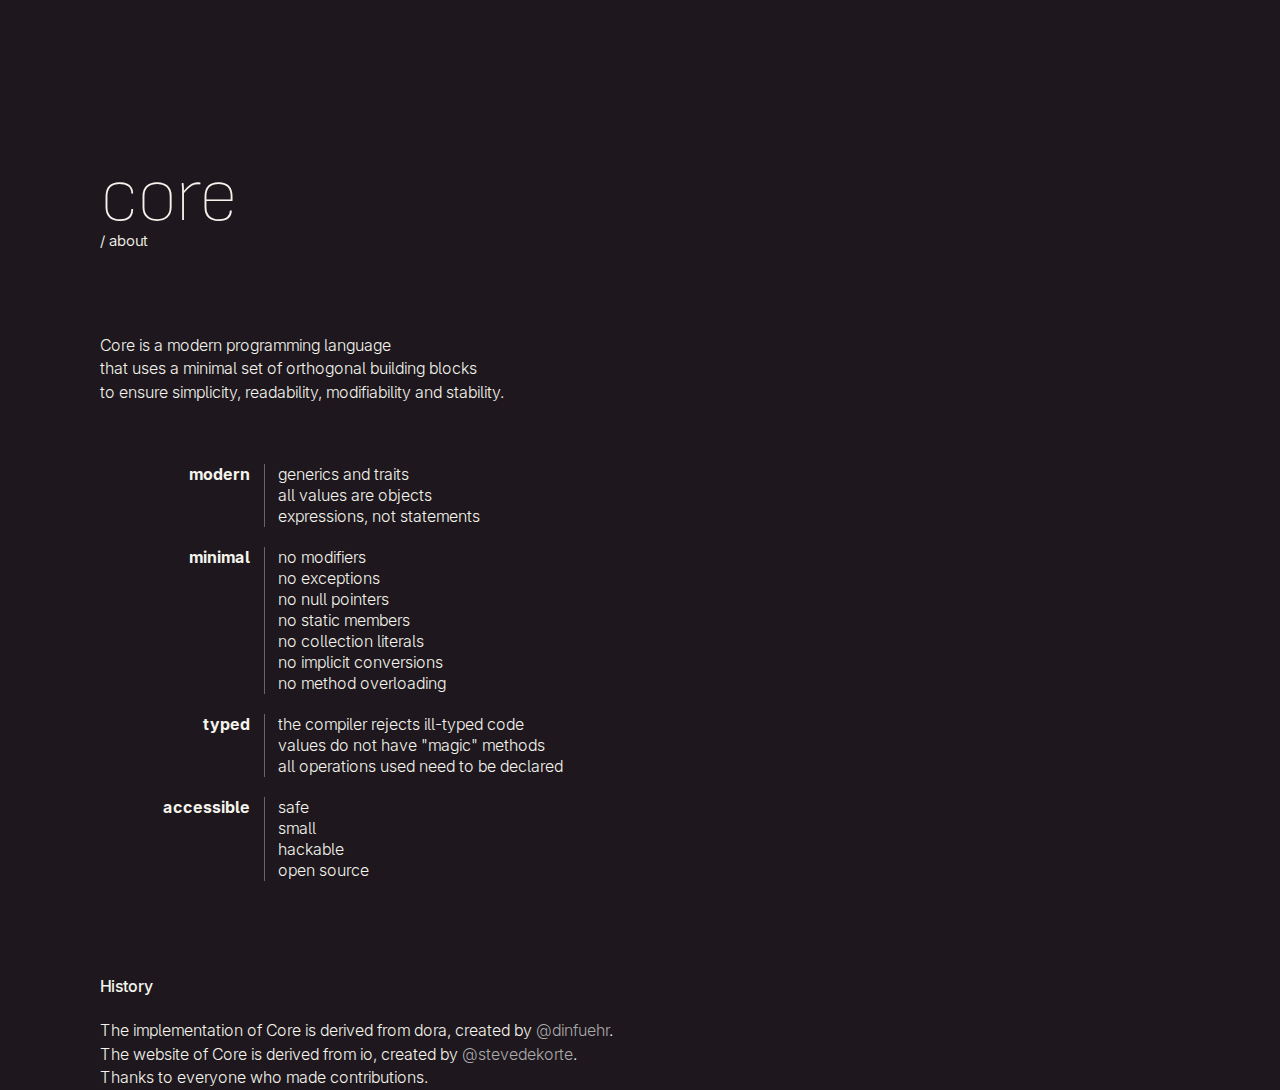
<file: about.html>
<!doctype html>
<html>
<head>
  <meta charset="utf-8" name="viewport" content="width=device-width, initial-scale=1.0, user-scalable=0, minimum-scale=1.0, maximum-scale=1.0">
  <title>Core Programming Language – About</title>
  <link rel="stylesheet" href="css/base.css">
</head>
<body>
<div class="container leftSpace">
  <header>
    <div class="pageHeader">
      <div class="topSpace"></div>
      <div class="pageTitle"><a href=".">Core</a></div>
      <div class="pageSubtitle"> / about </div>
    </div>
  </header>
  <main>
    <div class="description">
      Core is a modern programming language <br>
      that uses a minimal set of orthogonal building blocks <br>
      to ensure simplicity, readability, modifiability and stability.
    </div>
    <div class="items">
      <div class="chunk">
        <div class="chunkLeft">
          modern
        </div>
        <div class="chunkRight">
          generics and traits <br>
          all values are objects <br>
          expressions, not statements
        </div>
      </div>

      <div class="chunk">
        <div class="chunkLeft">
          minimal
        </div>
        <div class="chunkRight">
          no modifiers <br>
          no exceptions <br>
          no null pointers <br>
          no static members <br>
          no collection literals <br>
          no implicit conversions <br>
          no method overloading
        </div>
      </div>


      <div class="chunk">
        <div class="chunkLeft">
          typed
        </div>
        <div class="chunkRight">
          the compiler rejects ill-typed code<br>
          values do not have "magic" methods<br>
          all operations used need to be declared
        </div>
      </div>

      <div class="chunk">
        <div class="chunkLeft">
          accessible
        </div>
        <div class="chunkRight">
          safe<br>
          small<br>
          hackable<br>
          open source
        </div>
      </div>
    </div>
    <br><br>
    <h4>History</h4>
    <div class="description">
      The implementation of Core is derived from dora, created by <a href="https://github.com/dinfuehr">@dinfuehr</a>.<br>
      The website of Core is derived from io, created by <a href="https://github.com/stevedekorte">@stevedekorte</a>.<br>
      Thanks to everyone who made contributions.
    </div>
  </main>
</div>
</body>
</html>
</file>
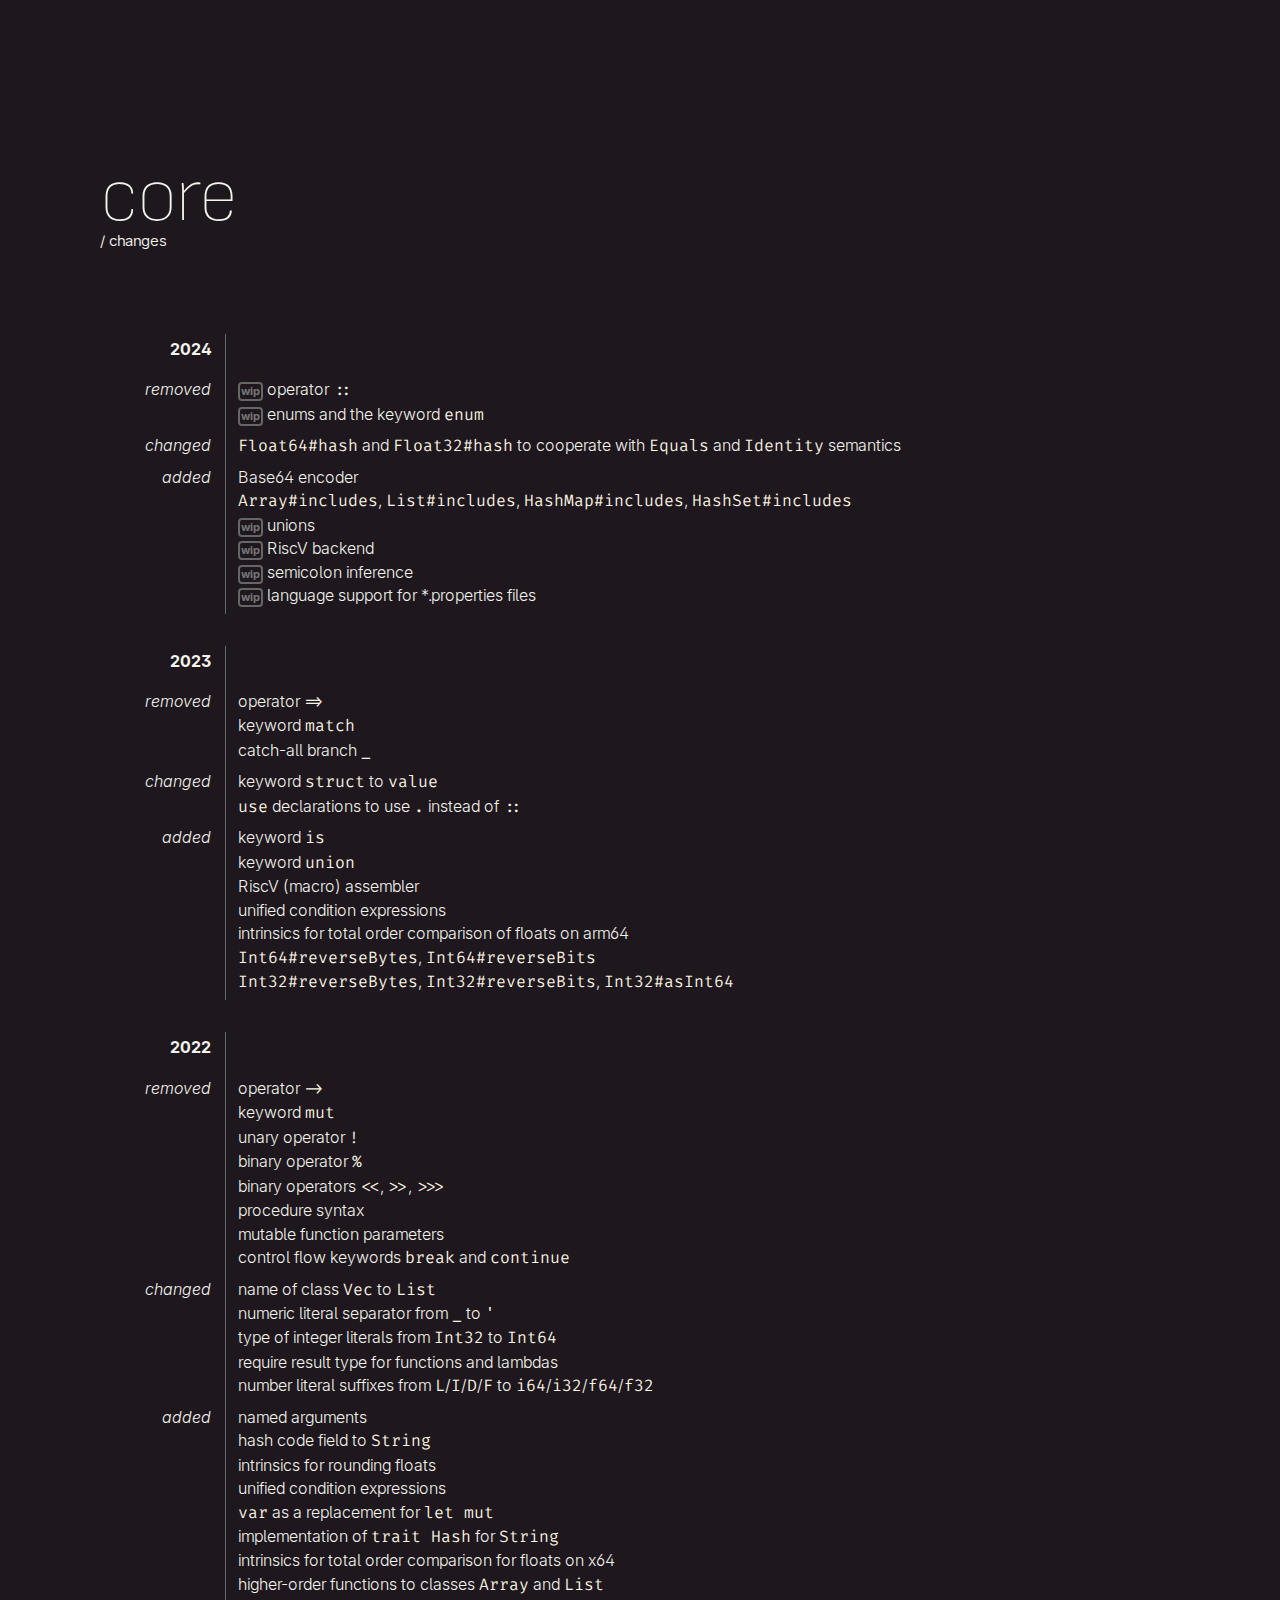
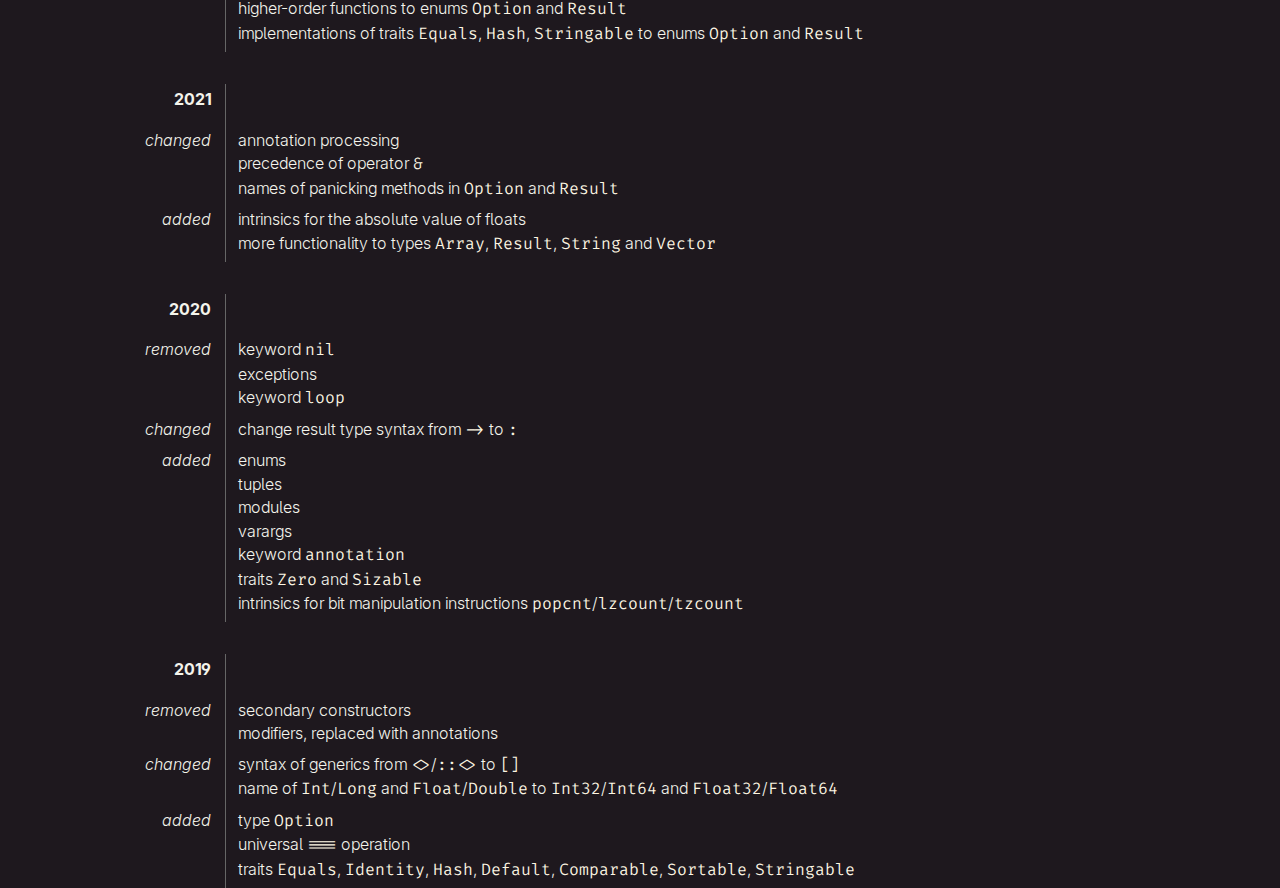
<file: changes.html>
<!doctype html>
<html lang="en">
<head>
  <meta charset="utf-8" name="viewport" content="width=device-width, initial-scale=1.0, user-scalable=0, minimum-scale=1.0, maximum-scale=1.0">
  <title>Core Programming Language – Changes</title>
  <link rel="stylesheet" href="css/base.css">
</head>
<body>
<div class="container leftSpace">
  <header>
    <div class="pageHeader">
      <div class="topSpace"></div>
      <div class="pageTitle"><a href=".">Core</a></div>
      <div class="pageSubtitle"> / changes </div>
    </div>
  </header>
  <main id="changes">
    <table>
      <tr>
        <th>2024</th><th></th>
      </tr>
      <tr>
        <td>removed</td>
        <td>
          <span class="label">wip</span> operator <code>::</code><br>
          <span class="label">wip</span> enums and the keyword <code>enum</code><br>
        </td>
      </tr>
      <tr>
        <td>changed</td>
        <td>
          <code>Float64#hash</code> and <code>Float32#hash</code> to cooperate with <code>Equals</code> and <code>Identity</code> semantics<br>
        </td>
      </tr>
      <tr>
        <td>added</td>
        <td>
          Base64 encoder<br>
          <code>Array#includes</code>, <code>List#includes</code>, <code>HashMap#includes</code>, <code>HashSet#includes</code><br>
          <span class="label">wip</span> unions<br>
          <span class="label">wip</span> RiscV backend<br>
          <span class="label">wip</span> semicolon inference<br>
          <span class="label">wip</span> language support for *.properties files<br>
        </td>
      </tr>
    </table>
    <table>
      <tr>
        <th>2023</th><th></th>
      </tr>
      <tr>
        <td>removed</td>
        <td>
          operator <code>=></code><br>
          keyword <code>match</code><br>
          catch-all branch <code>_</code><br>
        </td>
      </tr>
      <tr>
        <td>changed</td>
        <td>
          keyword <code>struct</code> to <code>value</code><br>
          <code>use</code> declarations to use <code>.</code> instead of <code>::</code>
        </td>
      </tr>
      <tr>
        <td>added</td>
        <td>
          keyword <code>is</code><br>
          keyword <code>union</code><br>
          RiscV (macro) assembler<br>
          unified condition expressions<br>
          intrinsics for total order comparison of floats on arm64<br>
          <code>Int64#reverseBytes</code>, <code>Int64#reverseBits</code><br>
          <code>Int32#reverseBytes</code>, <code>Int32#reverseBits</code>, <code>Int32#asInt64</code><br>
        </td>
      </tr>
    </table>
    <table>
      <tr>
        <th>2022</th><th></th>
      </tr>
      <tr>
        <td>removed</td>
        <td>
          operator <code>-></code><br>
          keyword <code>mut</code><br>
          unary operator <code>!</code><br>
          binary operator <code>%</code><br>
          binary operators <code>&lt;&lt;</code>, <code>&gt;&gt;</code>, <code>&gt;&gt;&gt;</code><br>
          procedure syntax<br>
          mutable function parameters<br>
          control flow keywords <code>break</code> and <code>continue</code><br>
        </td>
      </tr>
      <tr>
        <td>changed</td>
        <td>
          name of class <code>Vec</code> to <code>List</code><br>
          numeric literal separator from <code>_</code> to <code>'</code><br>
          type of integer literals from <code>Int32</code> to <code>Int64</code><br>
          require result type for functions and lambdas<br>
          number literal suffixes from <code>L</code>/<code>I</code>/<code>D</code>/<code>F</code> to <code>i64</code>/<code>i32</code>/<code>f64</code>/<code>f32</code><br>
        </td>
      </tr>
      <tr>
        <td>added</td>
        <td>
          named arguments<br>
          hash code field to <code>String</code><br>
          intrinsics for rounding floats<br>
          unified condition expressions<br>
          <code>var</code> as a replacement for <code>let mut</code><br>
          implementation of <code>trait Hash</code> for <code>String</code><br>
          intrinsics for total order comparison for floats on x64<br>
          higher-order functions to classes <code>Array</code> and <code>List</code><br>
          higher-order functions to enums <code>Option</code> and <code>Result</code><br>
          implementations of traits <code>Equals</code>, <code>Hash</code>, <code>Stringable</code> to enums <code>Option</code> and <code>Result</code>
        </td>
      </tr>
    </table>
    <table>
      <tr>
        <th>2021</th><th></th>
      </tr>
      <tr>
        <td>changed</td>
        <td>
          annotation processing<br>
          precedence of operator <code>&</code><br>
          names of panicking methods in <code>Option</code> and <code>Result</code><br>
        </td>
      </tr>
      <tr>
        <td>added</td>
        <td>
          intrinsics for the absolute value of floats<br>
          more functionality to types <code>Array</code>, <code>Result</code>, <code>String</code> and <code>Vector</code>
        </td>
      </tr>
    </table>
    <table>
      <tr>
        <th>2020</th><th></th>
      </tr>
      <tr>
        <td>removed</td>
        <td>
          keyword <code>nil</code><br>
          exceptions<br>
          keyword <code>loop</code><br>
        </td>
      </tr>
      <tr>
        <td>changed</td>
        <td>
          change result type syntax from <code>-></code> to <code>:</code><br>
        </td>
      </tr>
      <tr>
        <td>added</td>
        <td>
          enums<br>
          tuples<br>
          modules<br>
          varargs<br>
          keyword <code>annotation</code><br>
          traits <code>Zero</code> and <code>Sizable</code><br>
          intrinsics for bit manipulation instructions <code>popcnt</code>/<code>lzcount</code>/<code>tzcount</code>
        </td>
      </tr>
    </table>
    <table>
      <tr>
        <th>2019</th><th></th>
      </tr>
      <tr>
        <td>removed</td>
        <td>
          secondary constructors<br>
          modifiers, replaced with annotations<br>
        </td>
      </tr>
      <tr>
        <td>changed</td>
        <td>
          syntax of generics from <code><></code>/<code>::<></code> to <code>[]</code><br>
          name of <code>Int</code>/<code>Long</code> and <code>Float</code>/<code>Double</code> to <code>Int32</code>/<code>Int64</code> and <code>Float32</code>/<code>Float64</code><br>
        </td>
      </tr>
      <tr>
        <td>added</td>
        <td>
          type <code>Option</code><br>
          universal <code>===</code> operation<br>
          traits <code>Equals</code>, <code>Identity</code>, <code>Hash</code>, <code>Default</code>, <code>Comparable</code>, <code>Sortable</code>, <code>Stringable</code>
        </td>
      </tr>
    </table>
  </main>
</div>
</body>
</html>
</file>
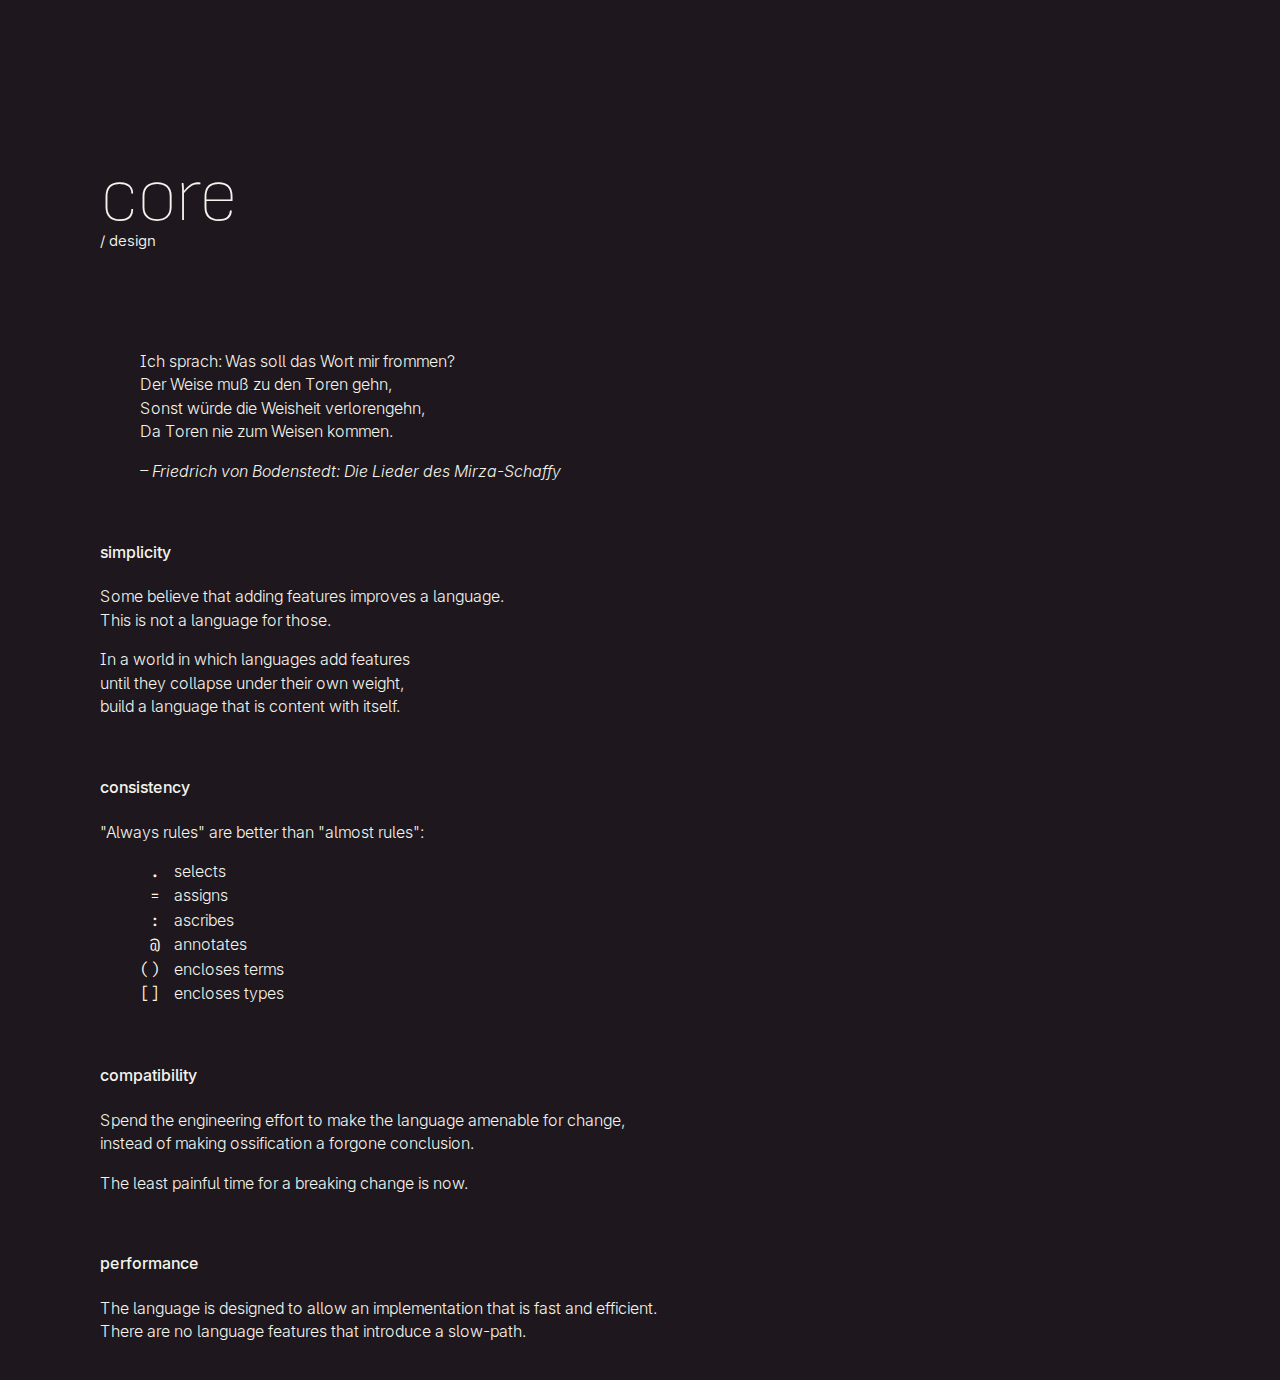
<file: design.html>
<!doctype html>
<html lang="en">
<head>
  <meta charset="utf-8" name="viewport" content="width=device-width, initial-scale=1.0, user-scalable=0, minimum-scale=1.0, maximum-scale=1.0">
  <title>Core Programming Language – Design</title>
  <link rel="stylesheet" href="css/base.css">
</head>
<body>
<div class="container leftSpace">
  <header>
    <div class="pageHeader">
      <div class="topSpace"></div>
      <div class="pageTitle"><a href=".">Core</a></div>
      <div class="pageSubtitle"> / design </div>
    </div>
  </header>
  <main>
    <section>
      <blockquote>
        <p>
          Ich sprach: Was soll das Wort mir frommen?<br>
          Der Weise muß zu den Toren gehn,<br>
          Sonst würde die Weisheit verlorengehn,<br>
          Da Toren nie zum Weisen kommen.
        </p>
        <cite>– Friedrich von Bodenstedt: Die Lieder des Mirza-Schaffy</cite>
      </blockquote>
    </section>
    <section>
      <h4>simplicity</h4>
      <p>
        Some believe that adding features improves a language.<br>
        This is not a language for those.
      </p>
      <p>
        In a world in which languages add features<br>
        until they collapse under their own weight,<br>
        build a language that is content with itself.
      </p>
    </section>
    <section>
      <h4>consistency</h4>
      <div>
        "Always rules" are better than <a href="https://matklad.github.io/2022/07/10/almost-rules.html" class="link-hidden">"almost rules"</a>:<br>
        <ul class="no-bullet-points">
          <li><code> . </code> selects</li>
          <li><code> = </code> assigns</li>
          <li><code> : </code> ascribes</li>
          <li><code> @ </code> annotates</li>
          <li><code>() </code> encloses terms</li>
          <li><code>[] </code> encloses types</li>
        </ul>
      </div>
    </section>
    <section>
      <h4>compatibility</h4>
      <p>
        Spend the engineering effort to make the language amenable for change,<br>
        instead of making ossification a forgone conclusion.
      </p>
      <p>
        The least painful time for a breaking change is now.
      </p>
    </section>
    <section>
      <h4>performance</h4>
      <p>
        The language is designed to allow an implementation that is fast and efficient.<br>
        There are no language features that introduce a slow-path.
      </p>
    </section>
  </main>
</div>
</body>
</html>
</file>
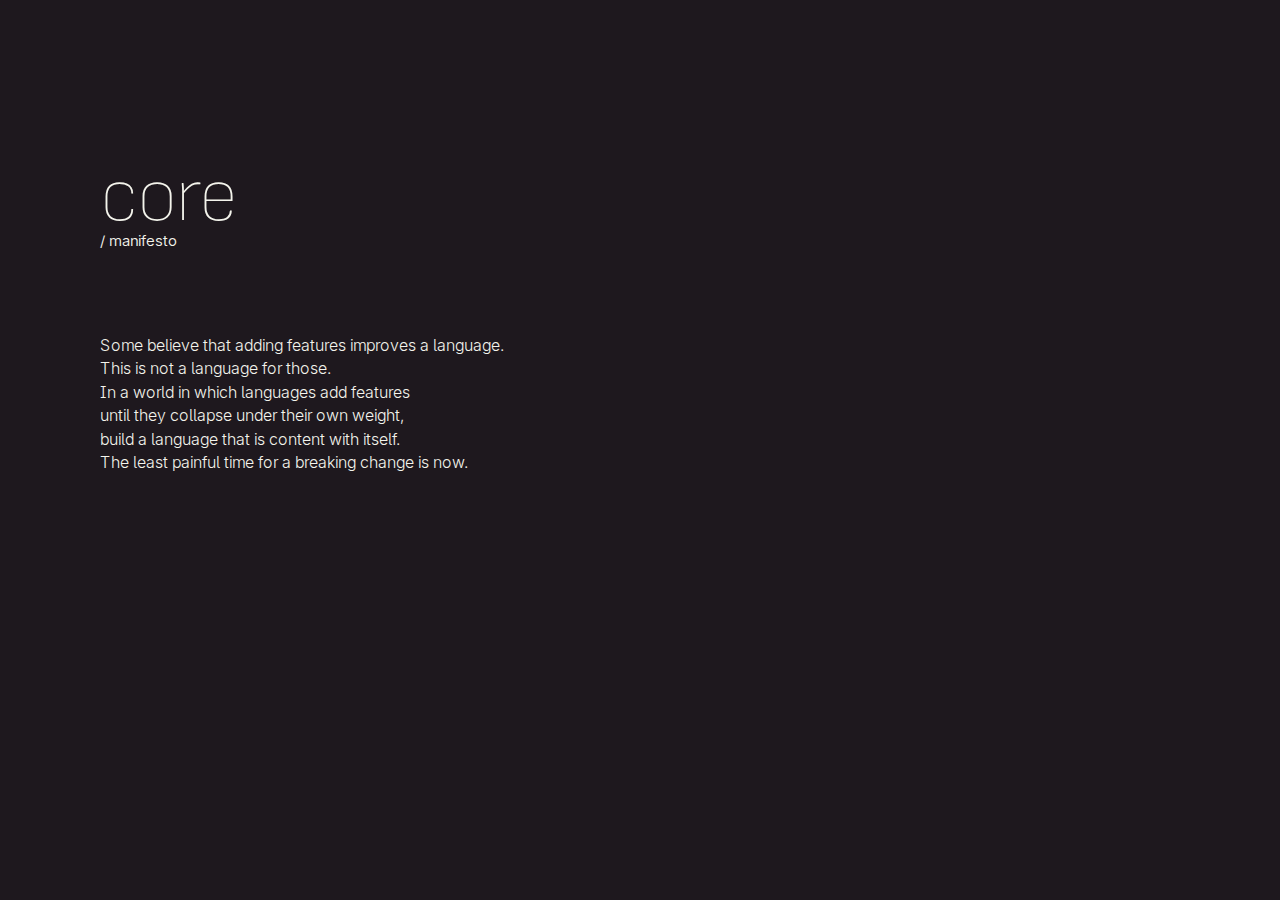
<file: manifesto.html>
<!doctype html>
<html lang="en">
<head>
  <meta charset="utf-8" name="viewport" content="width=device-width, initial-scale=1.0, user-scalable=0, minimum-scale=1.0, maximum-scale=1.0">
  <title>Core Programming Language – Manifesto</title>
  <link rel="stylesheet" href="css/base.css">
</head>
<body>
<div class="container leftSpace">
  <header>
    <div class="pageHeader">
      <div class="topSpace"></div>
      <div class="pageTitle"><a href=".">Core</a></div>
      <div class="pageSubtitle"> / manifesto </div>
    </div>
  </header>
  <main>
    <div class="section">
      Some believe that adding features improves a language. <br>
      This is not a language for those.
    </div>
    <div class="section">
      In a world in which languages add features <br>
      until they collapse under their own weight, <br>
      build a language that is content with itself.
    </div>
    <div class="section">
      The least painful time for a breaking change is now.
    </div>
  </main>
</div>
</body>
</html>
</file>
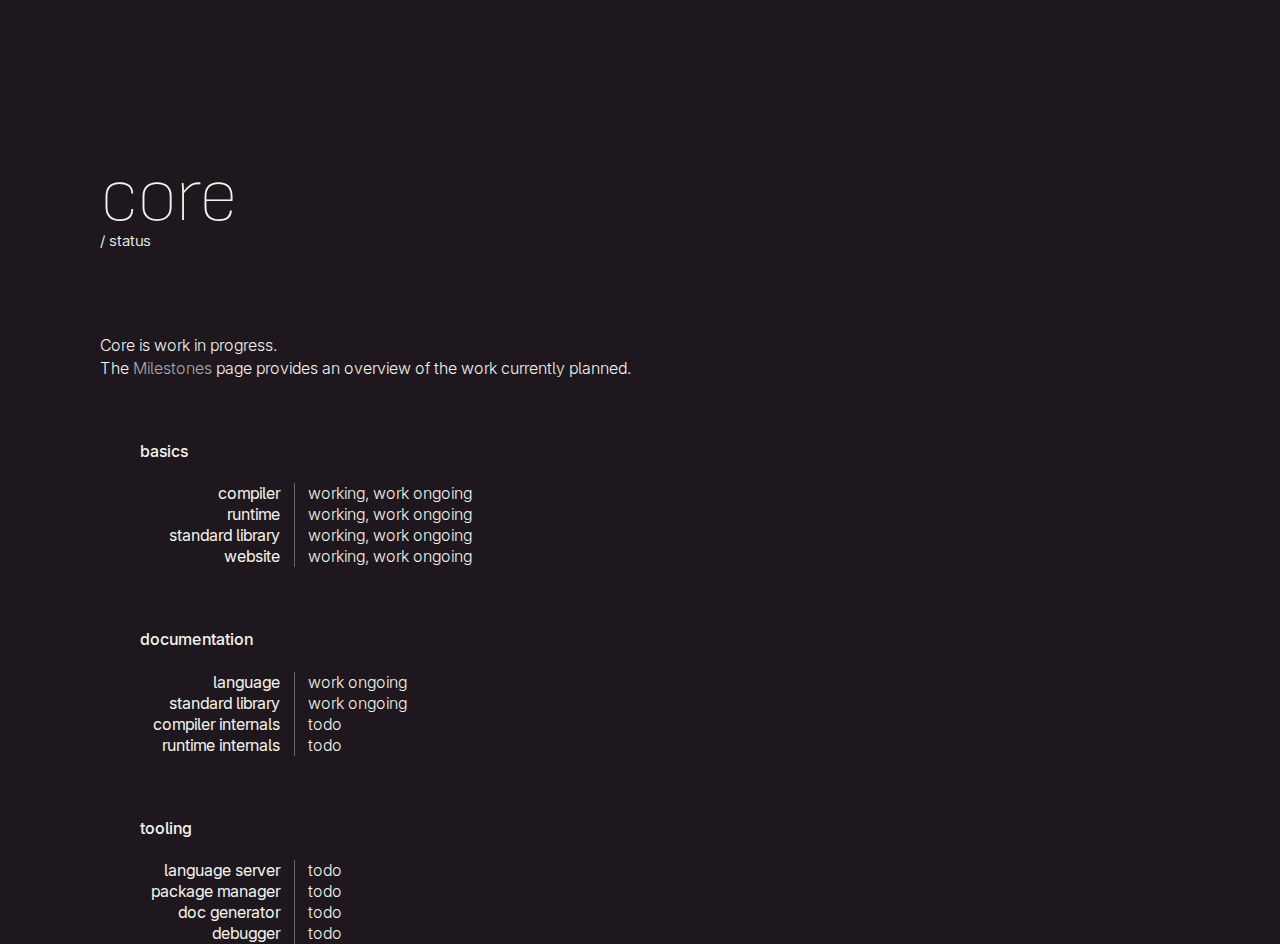
<file: status.html>
<!doctype html>
<html>
<head>
  <meta charset="utf-8" name="viewport" content="width=device-width, initial-scale=1.0, user-scalable=0, minimum-scale=1.0, maximum-scale=1.0">
  <title>Core Programming Language – About</title>
  <link rel="stylesheet" href="css/base.css">
</head>
<body>
<div class="container leftSpace">
  <header>
    <div class="pageHeader">
      <div class="topSpace"></div>
      <div class="pageTitle"><a href=".">Core</a></div>
      <div class="pageSubtitle"> / status</div>
    </div>
  </header>
  <main>
    <div class="description">
      Core is work in progress.<br>
      The <a href="https://github.com/core-lang/core/milestones?direction=asc&sort=title">Milestones</a> page provides an overview of the work currently planned.
    </div>
    <div class="items">
      <h4>basics</h4>
      <div class="chunk status">
        <div class="chunkLeft">
          compiler<br>
          runtime<br>
          standard library<br>
          website
        </div>
        <div class="chunkRight">
          working, work ongoing<br>
          working, work ongoing<br>
          working, work ongoing<br>
          working, work ongoing
        </div>
      </div>
      <br>
      <div class="chunk status">
        <h4>documentation</h4>
        <div class="chunkLeft">
          language<br>
          standard library<br>
          compiler internals<br>
          runtime internals
        </div>
        <div class="chunkRight">
          work ongoing<br>
          work ongoing<br>
          todo<br>
          todo
        </div>
      </div>
      <br>
      <div class="chunk status">
        <h4>tooling</h4>
        <div class="chunkLeft">
          language server<br>
          package manager<br>
          doc generator<br>
          debugger
        </div>
        <div class="chunkRight">
          todo<br>
          todo<br>
          todo<br>
          todo
        </div>
      </div>
    </div>
  </main>
</div>
</body>
</html>
</file>
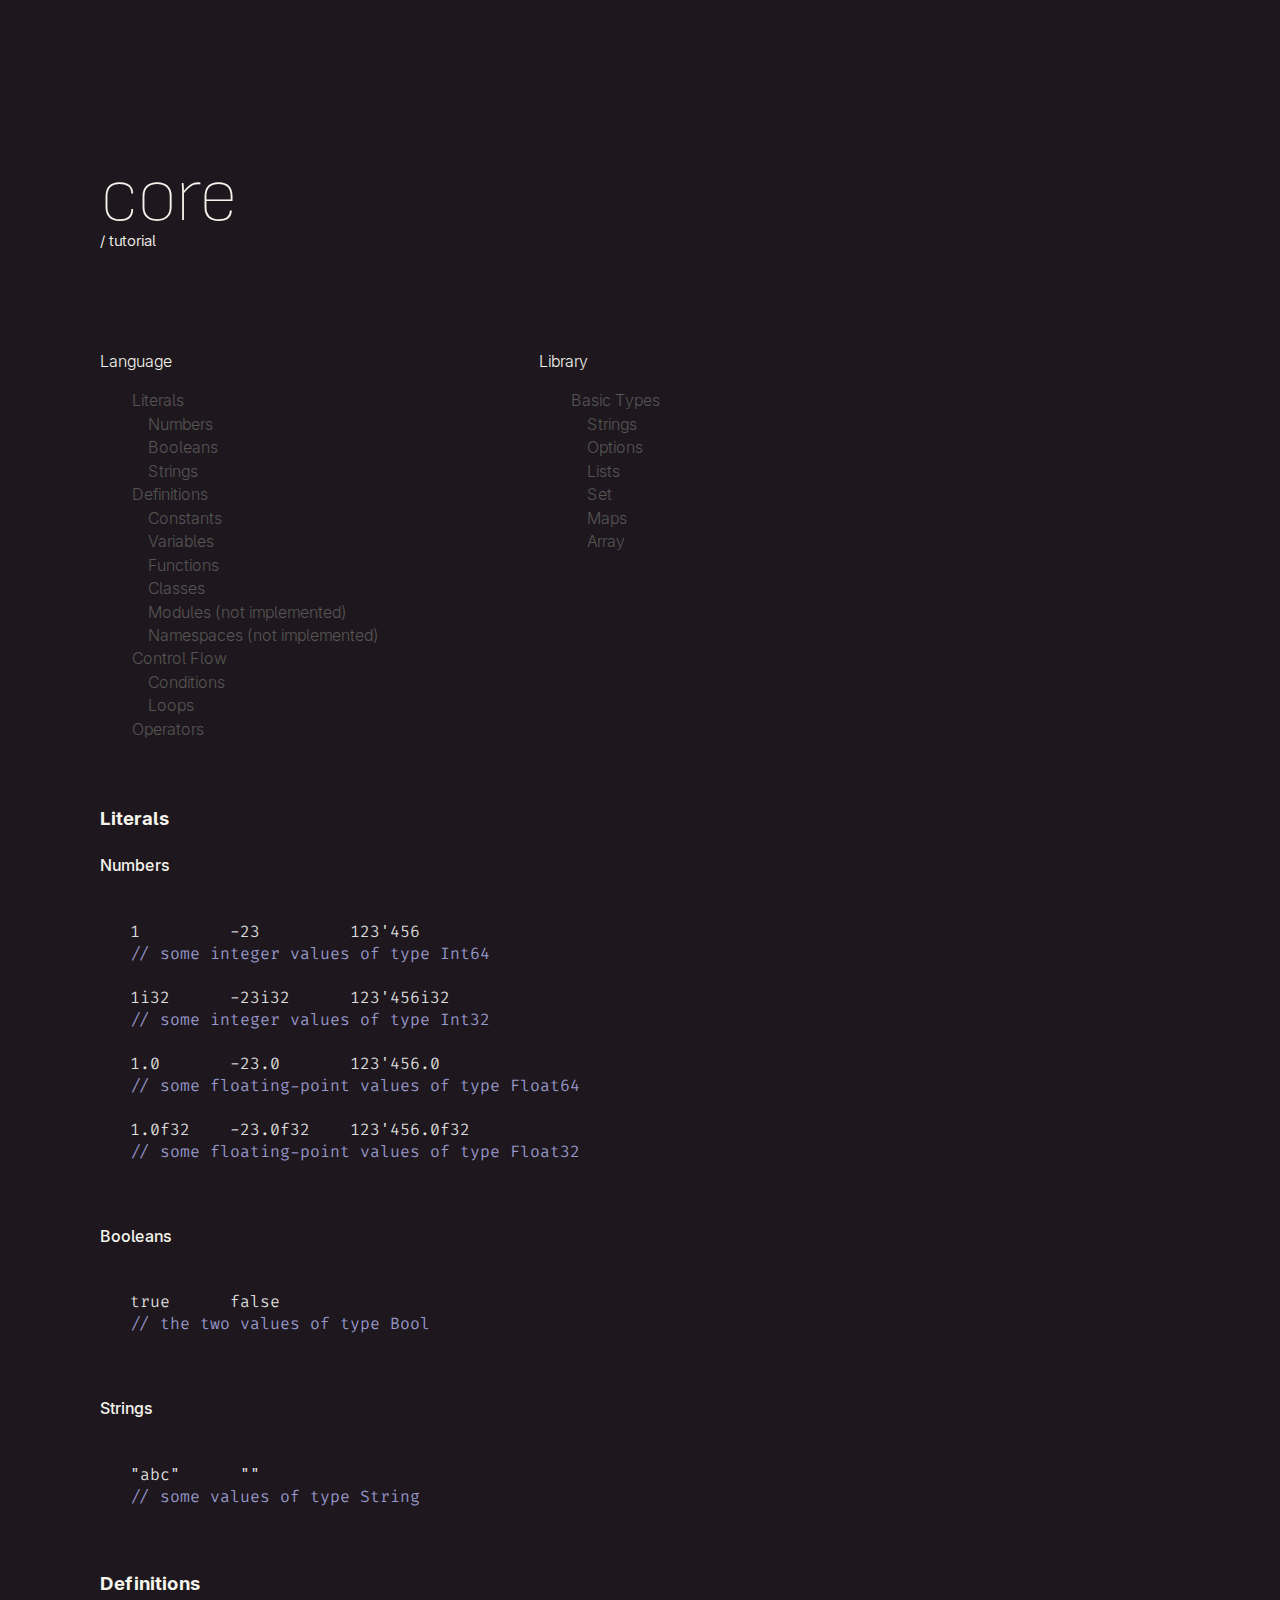
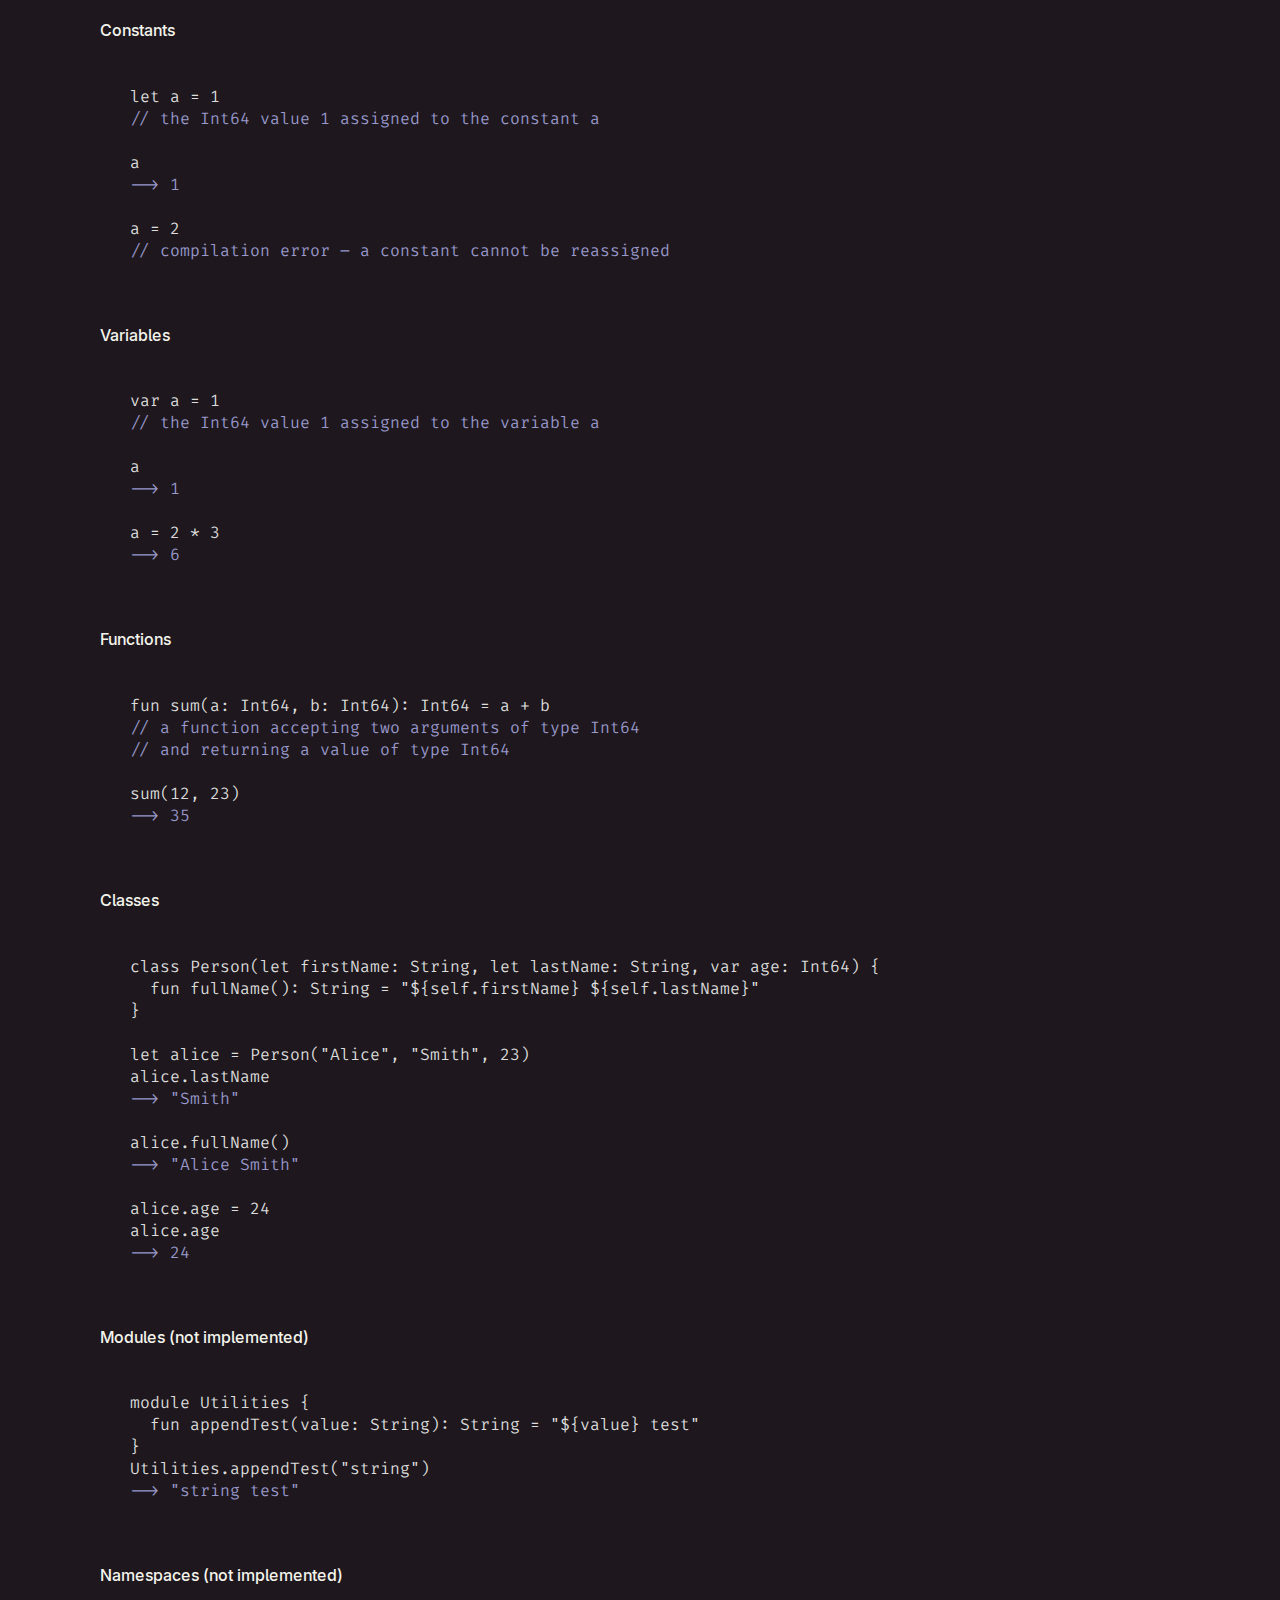
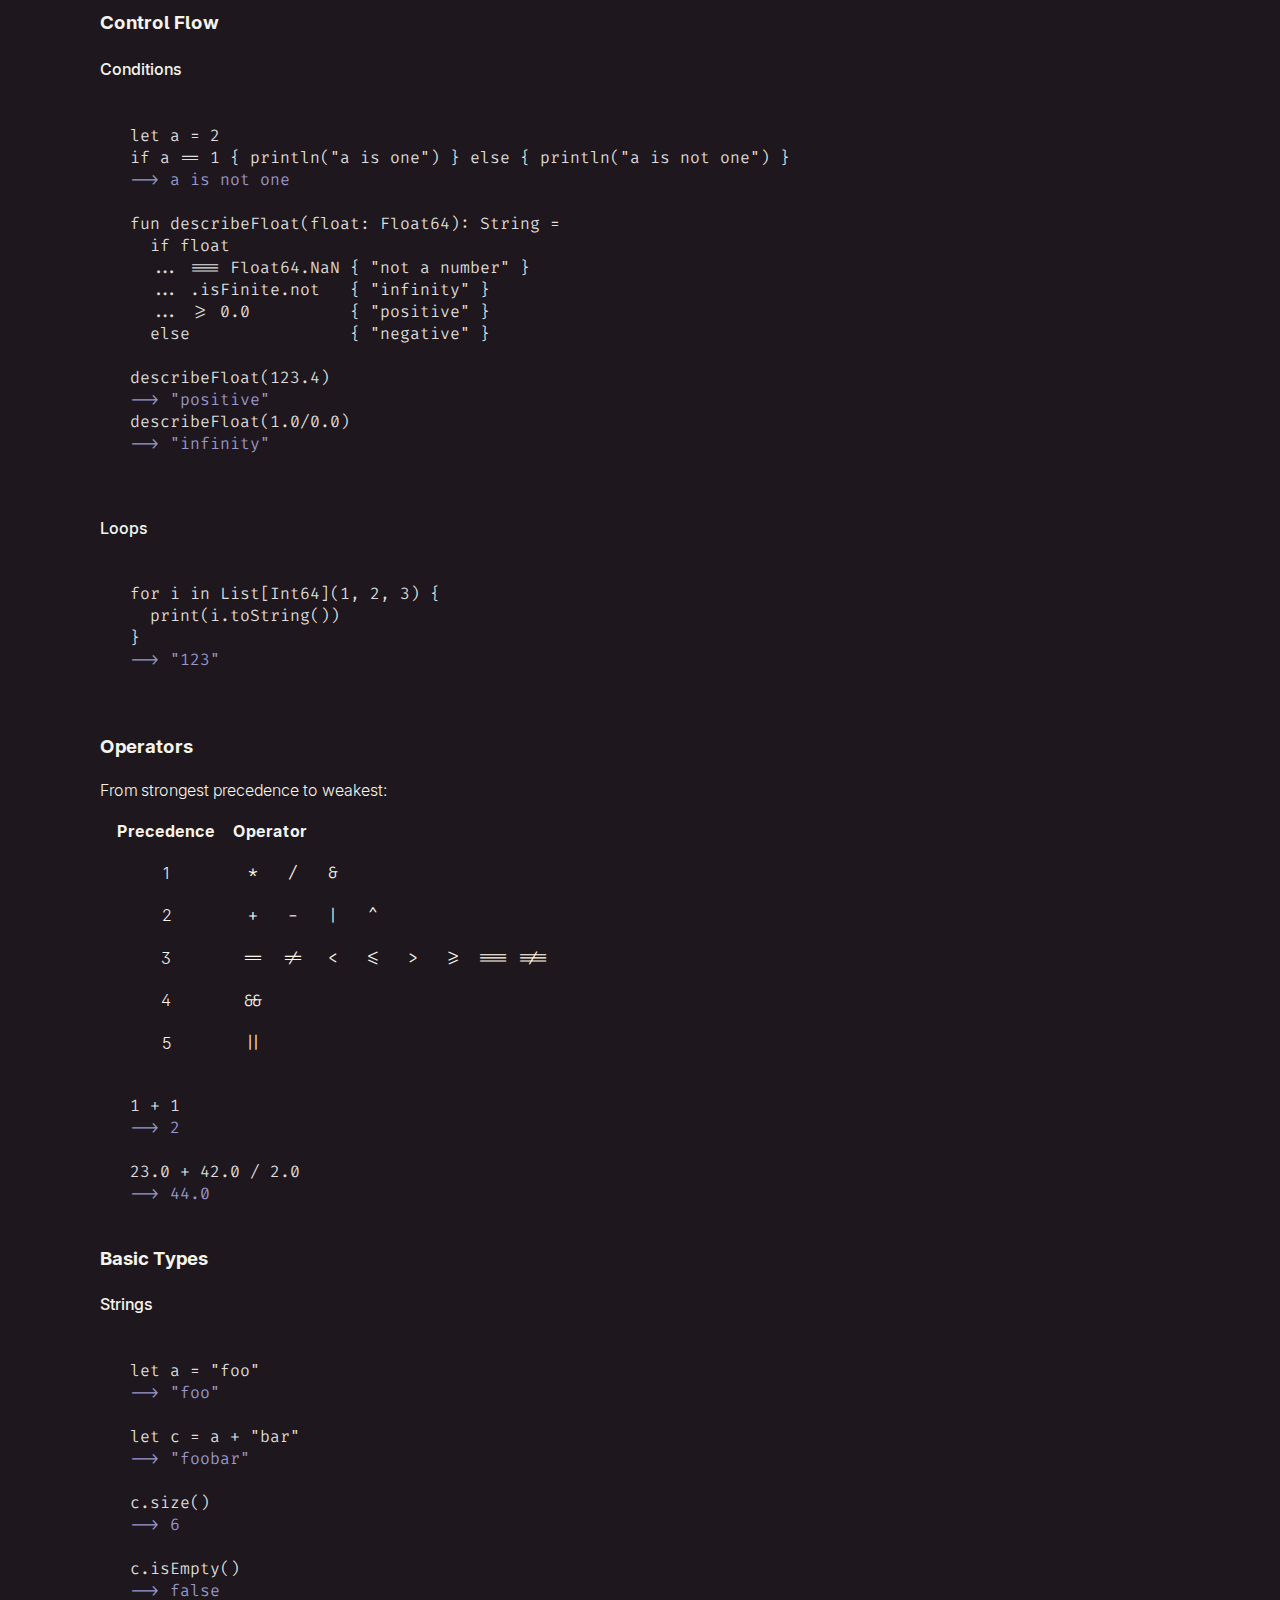
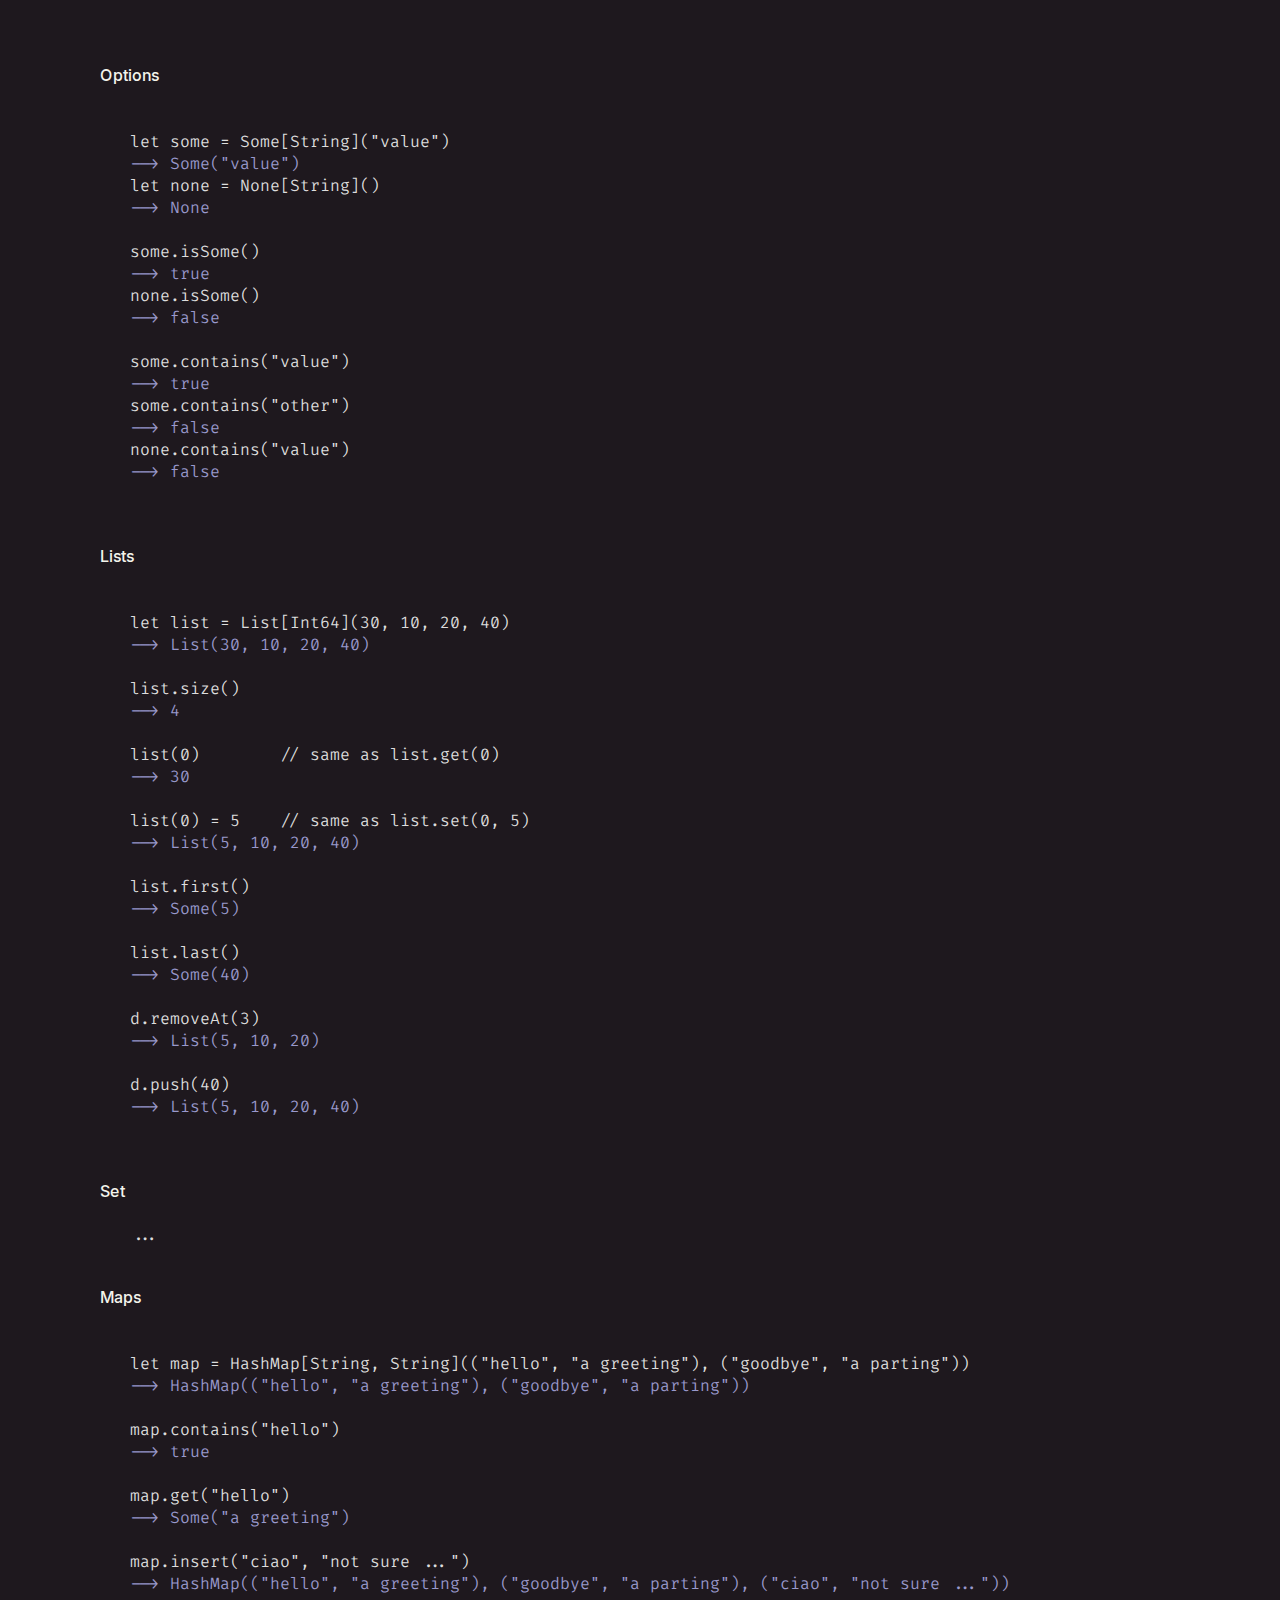
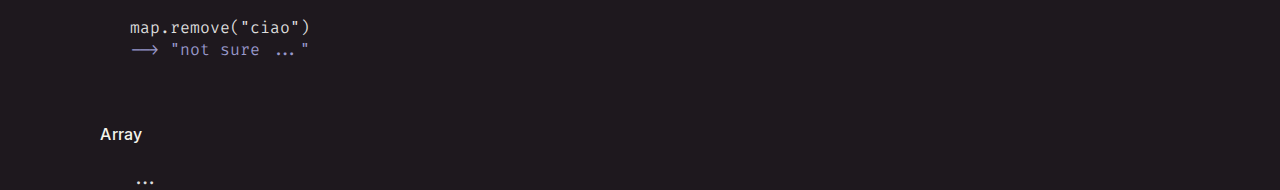
<file: tutorial.html>
<!doctype html>
<html lang="en">
<head>
  <meta charset="utf-8" name="viewport" content="width=device-width, initial-scale=1.0, user-scalable=0, minimum-scale=1.0, maximum-scale=1.0">
  <title>Core Programming Language – Tutorial</title>
  <link rel="stylesheet" href="css/base.css">
  <script src="js/toc.js" type="text/javascript"></script>
</head>
<body>
<div class="container leftSpace">
  <header>
    <div class="pageHeader">
      <div class="topSpace"></div>
      <div class="pageTitle"><a href=".">Core</a></div>
      <div class="pageSubtitle"> / tutorial </div>
    </div>
  </header>
  <main>
    <nav class="toc">
      <div id="toc-lang">
        <p>Language</p>
      </div>
      <div id="toc-std">
        <p>Library</p>
      </div>
    </nav>
    <div id="doc-lang">
    <h3>Literals</h3>
    <h4>Numbers</h4>
    <div class="code">
1         -23         123'456
<div class="explanation">some integer values of type Int64</div>

1i32      -23i32      123'456i32
<div class="explanation">some integer values of type Int32</div>

1.0       -23.0       123'456.0
<div class="explanation">some floating-point values of type Float64</div>

1.0f32    -23.0f32    123'456.0f32
<div class="explanation">some floating-point values of type Float32</div>
    </div>
    <h4>Booleans</h4>
    <div class="code">
true      false
<div class="explanation">the two values of type Bool</div>
    </div>
    <h4>Strings</h4>
    <div class="code">
"abc"      ""
<div class="explanation">some values of type String</div>
    </div>

    <h3>Definitions</h3>
    <h4>Constants</h4>
    <div class="code">
let a = 1
<div class="explanation">the Int64 value 1 assigned to the constant a</div>

a
<div class="result">1</div>

a = 2
<div class="explanation">compilation error – a constant cannot be reassigned</div>
    </div>

    <h4>Variables</h4>
    <div class="code">
var a = 1
<div class="explanation">the Int64 value 1 assigned to the variable a</div>

a
<div class="result">1</div>

a = 2 * 3
<div class="result">6</div>
    </div>

    <h4>Functions</h4>
    <div class="code">
fun sum(a: Int64, b: Int64): Int64 = a + b
<div class="explanation">a function accepting two arguments of type Int64</div>
<div class="explanation">and returning a value of type Int64</div>

sum(12, 23)
<div class="result">35</div>
    </div>


    <h4>Classes</h4>
    <div class=code>
class Person(let firstName: String, let lastName: String, var age: Int64) {
  fun fullName(): String = "${self.firstName} ${self.lastName}"
}

let alice = Person("Alice", "Smith", 23)
alice.lastName
<div class="result">"Smith"</div>

alice.fullName()
<div class="result">"Alice Smith"</div>

alice.age = 24
alice.age
<div class="result">24</div>
    </div>

    <h4>Modules (not implemented)</h4>
    <div class=code>
module Utilities {
  fun appendTest(value: String): String = "${value} test"
}
Utilities.appendTest("string")
<div class="result">"string test"</div>
    </div>

    <h4>Namespaces (not implemented)</h4>

    <h3>Control Flow</h3>
    <h4>Conditions</h4>
    <div class=code>
let a = 2
if a == 1 { println("a is one") } else { println("a is not one") }
<div class="result">a is not one</div>

fun describeFloat(float: Float64): String =
  if float
  ... === Float64.NaN { "not a number" }
  ... .isFinite.not   { "infinity" }
  ... >= 0.0          { "positive" }
  else                { "negative" }

describeFloat(123.4)
<div class="result">"positive"</div>
describeFloat(1.0/0.0)
<div class="result">"infinity"</div>
    </div>

    <h4>Loops</h4>
    <div class=code>
for i in List[Int64](1, 2, 3) {
  print(i.toString())
}
<div class="result">"123"</div>
    </div>

<h3>Operators</h3>
From strongest precedence to weakest:
<table class="operators">
    <thead>
    <tr>
        <th>Precedence</th>
        <th>Operator</th>
    </tr>
    </thead>
    <tbody>
    <tr>
        <td>1</td>
        <td><code><span class="operator">*</span><span class="operator">/</span><span class="operator">&</span></code></td>
    </tr>
    <tr>
        <td>2</td>
        <td><code><span class="operator">+</span><span class="operator">-</span><span class="operator">|</span><span class="operator">^</span></code></td>
    </tr>
    <tr>
        <td>3</td>
        <td><code><span class="operator">==</span><span class="operator">!=</span><span class="operator"><</span><span class="operator"><=</span><span class="operator">></span><span class="operator">>=</span><span class="operator">===</span><span class="operator">!==</span></code></td>
    </tr>
    <tr>
        <td>4</td>
        <td><code><span class="operator">&&</span></code></td>
    </tr>
    <tr>
        <td>5</td>
        <td><code><span class="operator">||</span></code></td>
    </tr>
    </tbody>
</table>

<div class=code>
1 + 1
<div class="result">2</div>

23.0 + 42.0 / 2.0
<div class="result">44.0</div>
</div>

    </div>

    <div id="doc-std">
    <h3>Basic Types</h3>
    <h4>Strings</h4>
    <div class=code>
let a = "foo"
<div class="result">"foo"</div>

let c = a + "bar"
<div class="result">"foobar"</div>

c.size()
<div class="result">6</div>

c.isEmpty()
<div class="result">false</div>
    </div>

    <h4>Options</h4>
    <div class=code>
let some = Some[String]("value")
<div class="result">Some("value")</div>
let none = None[String]()
<div class="result">None</div>

some.isSome()
<div class="result">true</div>
none.isSome()
<div class="result">false</div>

some.contains("value")
<div class="result">true</div>
some.contains("other")
<div class="result">false</div>
none.contains("value")
<div class="result">false</div>
    </div>

    <h4>Lists</h4>
    <div class=code>
let list = List[Int64](30, 10, 20, 40)
<div class="result">List(30, 10, 20, 40)</div>

list.size()
<div class="result">4</div>

list(0)        // same as list.get(0)
<div class="result">30</div>

list(0) = 5    // same as list.set(0, 5)
<div class="result">List(5, 10, 20, 40)</div>

list.first()
<div class="result">Some(5)</div>

list.last()
<div class="result">Some(40)</div>

d.removeAt(3)
<div class="result">List(5, 10, 20)</div>

d.push(40)
<div class="result">List(5, 10, 20, 40)</div>
    </div>

    <h4>Set</h4>
    <div class=code>...</div>

    <h4>Maps</h4>
    <div class=code>
let map = HashMap[String, String](("hello", "a greeting"), ("goodbye", "a parting"))
<div class="result">HashMap(("hello", "a greeting"), ("goodbye", "a parting"))</div>

map.contains("hello")
<div class="result">true</div>

map.get("hello")
<div class="result">Some("a greeting")</div>

map.insert("ciao", "not sure ...")
<div class="result">HashMap(("hello", "a greeting"), ("goodbye", "a parting"), ("ciao", "not sure ..."))</div>

map.remove("ciao")
<div class="result">"not sure ..."</div>
    </div>

    <h4>Array</h4>
    <div class=code>...</div>
    </div>
  </main>
</div>
</body>
</html>
</file>
<file: css/base.css>
@font-face {
  font-family: 'Inter';
  font-style:  normal;
  font-weight: 100 900;
  font-feature-settings: 'cv02', 'cv03', 'cv04', 'cv05', 'cv08', 'cv09', 'cv10';
  font-display: swap;
  src: url("../fonts/InterVariable.woff2") format("woff2");
}
@font-face {
  font-family: 'Inter';
  font-style:  italic;
  font-weight: 100 900;
  font-feature-settings: 'cv02', 'cv03', 'cv04', 'cv05', 'cv08', 'cv09', 'cv10';
  font-display: swap;
  src: url("../fonts/InterVariable-Italic.woff2") format("woff2");
}
@font-face {
  font-family: 'Sofia Sans';
  font-weight: 100 900;
  font-style: normal;
  size-adjust: 110%;
  src:  local('Sofia Sans'),
  url("../fonts/SofiaSans.ttf") format("truetype");
}
@font-face {
  font-family: 'Sofia Sans';
  font-weight: 100 900;
  font-style: italic;
  size-adjust: 110%;
  src:  local('Sofia Sans Italic'),
  url("../fonts/SofiaSans-Italic.ttf") format("truetype");
}
@font-face {
  font-family: 'Fira Code';
  font-weight: 300 700;
  src: url("../fonts/FiraCode.woff2") format("woff2");
}

:root {
  --font-head: 'Sofia Sans', 'Nimbus Sans', 'Helvetica Neue', 'Helvetica', 'Sans', sans-serif;
  --font-weight-head-thin: 100;
  --font-text: 'Inter', 'Nimbus Sans', 'Helvetica Neue', 'Helvetica', 'Sans', sans-serif;
  --font-weight-text-regular: 300;
  --font-weight-text-semibold: 500;
  --font-weight-text-bold: 700;
  --font-mono: 'Fira Code', monospace;
  --font-weight-code-regular: 360;
  --font-weight-code-semibold: 480;
  --font-weight-code-bold: 600;

  /* solarized colors */
  --color-base03:     #002b36;
  --color-base02:    #073642;
  --color-base01:    #586e75;
  --color-base00:    #657b83;
  --color-base0:     #839496;
  --color-base1:     #93a1a1;
  --color-base2:     #eee8d5;
  --color-base3:     #fdf6e3;
  --color-yellow:    #b58900;
  --color-orange:    #cb4b16;
  --color-red:       #dc322f;
  --color-magenta:   #d33682;
  --color-violet:    #6c71c4;
  --color-blue:      #268bd2;
  --color-cyan:      #2aa198;
  --color-green:     #859900;

  --text-color:      #f4f4ec;
  font-family: var(--font-text);
  font-size: 16px;
  font-weight: var(--font-weight-text-regular);
  line-height: 1.4667;

  background: #1e181e;
}

html, body {
  height: 100%;
  width: auto;
}

html {
  color: var(--text-color);
  -webkit-font-smoothing: antialiased;
}

body {
  margin: 0px;
}

h4 {
  font-weight: var(--font-weight-text-semibold);
}

main {
  animation: fadein 1s;
  margin-right: 20px;
  padding-top: 32px;
}

/* --- links --- */

a:link,
a:visited {
  color: #565553;
  text-decoration: none;
  transition: background-color .15s linear, color .15s linear;
}

a:hover {
  color: #3c3c3b;
}

/* -- content --- */

.container {
  position: relative;
  width: auto;
}

.example {
  animation: fadein 1s;
  padding-top: 0;
  padding-bottom: 32px;
  overflow-x: scroll;
  scrollbar-width: none;
}

.example::-webkit-scrollbar {
  display: none;
}

/* --- nav --- */

nav > ul {
  list-style: none;
  margin: 0;
  padding: 0;
  animation: fadein 1.5s;
}

nav .link,
nav .linkFar {
  font-family: var(--font-head);
  letter-spacing: -3px;
}

.link, .linkFar, .linkDocs {
  font-size: 60px;
  line-height: 60px;
  display: block;
  -webkit-font-smoothing: antialiased;
  -webkit-transition-delay: 0s, 0s;
  -webkit-transition-duration: 0.15s, 0.15s;
  -webkit-transition-property: background-color, color;
  -webkit-transition-timing-function: linear, linear;
  color: rgb(106, 105, 103);
  font-weight: 100;
  letter-spacing: -2px;
  list-style-position: outside;
  text-decoration: none;
  transition-duration: 0.15s, 0.15s;
  transition-property: background-color, color;
  transition-timing-function: linear, linear;
}

.link a, .linkFar a, .linkDocs a {
  color: rgb(166, 165, 163);
}


.link a:hover {
  color: #bbbb44;
}

.linkFar a:hover {
  color: #2dc6ad;
}

.linkDocs a:hover {
  color: #aaaa33;
}

/* ------------------- */

@media only screen and (max-width: 885px) {
  .link, .linkFar, .linkDocs
  {
    font-size: 60px;
    line-height: 60px;
  }
}

@media only screen and (max-width: 720px) {
  .link, .linkFar, .linkDocs
  {
    font-size: 50px;
    line-height: 50px;
  }
}


@media only screen and (max-width: 475px) {
  .link, .linkFar, .linkDocs{
    font-size: 50px;
    line-height: 50px;
  }
}

@media only screen and (max-width: 320px) {
  .link, .linkFar, .linkDocs{
    font-size: 32px;
    line-height: 32px;
  }
}

/* --- index --- */

.entry {
  animation: fadein 2s;
  display: inline-block;
  border-left: 1px solid #444;
  height: 70px;
  margin-top: -1px;
  width: 250px;
  margin-left: -1px;
  font-size: 14px;
  transition: .15s;
}

.entry:hover {
  color: #ccc;
  border-left: 1px solid #777;
  margin-left: -1px;
  background-color: #3a3a3a;
}

.topSpace {
  padding-top: 180px;
}

.leftSpace {
  margin-left: 100px;
}

.pageHeader {
  padding-bottom: 32px;
}

.pageHeader a {
  color: rgb(244, 244, 236);
}

.pageHeader a:hover {
  color: #aaa;
}

.pageTitle {
  text-transform: lowercase;
  display: block;
  font-family: var(--font-head);
  font-size: 70px;
  font-weight: var(--font-weight-head-thin);
  letter-spacing: -2px;
  line-height: 35px;
}

.pageSubtitle {
  color: rgb(244, 244, 236);
  font-size: 15px;
  line-height: 15px;
  display: block;
  font-weight: 350;
  margin-top: 18px;
  margin-bottom: 22px;
}

@media only screen and (max-width: 720px) {
  .pageTitle {
    font-size: 60px;
    line-height: 30px;
  }

  .pageSubtitle {
    font-size: 15px;
    line-height: 15px;
    margin-top: 10px;
  }

  .topSpace {
    padding-top: 50px;
  }

  .leftSpace {
    margin-left: 50px;
  }
}

@media only screen and (max-width: 475px) {
  .pageTitle {
    font-size: 50px;
    line-height: 25px;
  }

  .pageSubtitle {
    font-size: 15px;
    line-height: 15px;
  }

  .topSpace {
    padding-top: 30px;
  }

  .leftSpace {
    margin-left: 30px;
  }
}

@media only screen and (max-width: 320px) {
  .pageTitle {
    font-size: 32px;
    line-height: 16px;
  }

  .pageSubtitle {
    font-size: 14px;
    line-height: 10px;
  }

  .topSpace {
    padding-top: 30px;
  }

  .leftSpace {
    padding-left: 20px;
  }
}

/* --- fade in --- */

@keyframes fadein {
  0% {
    opacity:0;
  }
  100% {
    opacity:1;
  }
}

@keyframes fadeout {
  0% {
    opacity:1;
  }
  100% {
    opacity:0;
  }
}

section {
  animation: fadein 1s;
  padding-bottom: 20px;
}

.no-bullet-points {
  list-style-type: none;
}

a.link-hidden {
  color: var(--text-color);;
}

.moreLink a {
  color: white;
  font-weight: var(--font-weight-text-semibold);
}

.moreLink a:hover {
  color: #ccc;
}

.items {
  white-space: nowrap;
  margin-top: 60px;
  margin-left: 40px;
  margin-bottom: 25px;
  line-height: 21px;
}

/* --- chunk --- */

.chunk {
  width: auto;
  margin-bottom: 20px;
  animation: fadein 1.5s;
}

.chunkLeft {
  vertical-align: top;
  display: inline-block;
  width: 110px;
  text-align: right;
  padding-right: 10px;
  font-weight: var(--font-weight-text-bold);
}

.chunkRight {
  display: inline-block;
  padding-left: 13px;
  border-left: 1px solid #666;
  vertical-align: top;
}

.status > .chunkLeft {
  font-weight: initial;
  width: 140px;
}

@media only screen and (max-width: 475px) {
  .text {
    margin-top: 30px;
  }

  .items {
    margin-top: 10px;
    margin-left: 0px;
  }

  .chunkLeft {
    display: block;
    text-align: left;
    width: auto;
  }

  .chunkRight {
    margin-top: 10px;
    padding-left: 10px;
    width: auto;
    white-space: normal;
    border-left: 2px solid #555;
  }

  .wrapper {
    display: inline-block;
    border: 0 solid #f00;
    white-space: normal;

  }
}

.toc {
  display: flex;
  flex-direction: row;
  margin-bottom: 4em;
}
.toc .h1 { margin-left: 0 }
.toc .h2 { margin-left: 1em }
.toc .h3 { margin-left: 2em }
.toc .h4 { margin-left: 3em }
#toc-lang {
  margin-right: 10em;
}

.operators {
  border-collapse: separate;
  border-spacing: 16px;
  th:last-child {
    text-align: start;
  }
  td:first-child {
    text-align: center;
  }
}

.operator {
  display: inline-block;
  text-align: center;
  width: 40px;
}

.description a:link {
  color: #aaa;
}

.description a:visited {
  color: #aaa;
}

.description a:hover {
  color: #ddd;
}


#changes table {
  border-collapse: collapse;
  margin-bottom: 32px;
}

#changes th {
  padding: 4px  0 16px 0;
}

#changes td {
  padding-bottom: 6px;
}

#changes td:first-child {
  font-style: italic;
}

#changes th:first-child,
#changes td:first-child {
  text-align: right;
  vertical-align: top;
  border-right: 1px solid #666;
  width: 110px;
  padding-right: 14px;
}

#changes th:last-child,
#changes td:last-child {
  padding-left: 12px ;
}

.label {
  font-weight: var(--font-weight-text-bold);
  font-size: 11px;
  color: #777;
  padding: 0 1px 1px 1px;
  border: 2px solid #666;
  border-radius: 4px;
}

.period {
  transition: all 6s;
  color: black;
}

code, pre {
  color: var(--color-base3);
  font-family: var(--font-mono);
  font-weight: var(--font-weight-code-regular);
  white-space: break-spaces;
}

.core-keyword {
  color: var(--color-yellow);
}

.core-type {
  font-weight: var(--font-weight-code-bold);
}

.core-member {
  color: var(--color-orange);
}

.core-literal {
  color: var(--color-green);
}

.core-interp {
  font-style: italic;
}

.core-comment {
  color: var(--color-cyan);
}

.code {
  color: #ddd;
  font-family: var(--font-mono);
  font-weight: var(--font-weight-code-regular);
  line-height: 22px;
  margin-bottom: 40px;
  margin-left: 30px;
  white-space: pre-wrap;
}

.result {
  display: inline-block;
  color: #99c;
  margin: 0px;
  padding: 0px;
  white-space: pre-wrap;
}

.result::before {
  content: '--> ';
}

.explanation {
  display: inline-block;
  color: #99c;
  margin: 0px;
  padding: 0px;
  white-space: pre-wrap;
}

.explanation::before {
  content: '// ';
}
</file>
